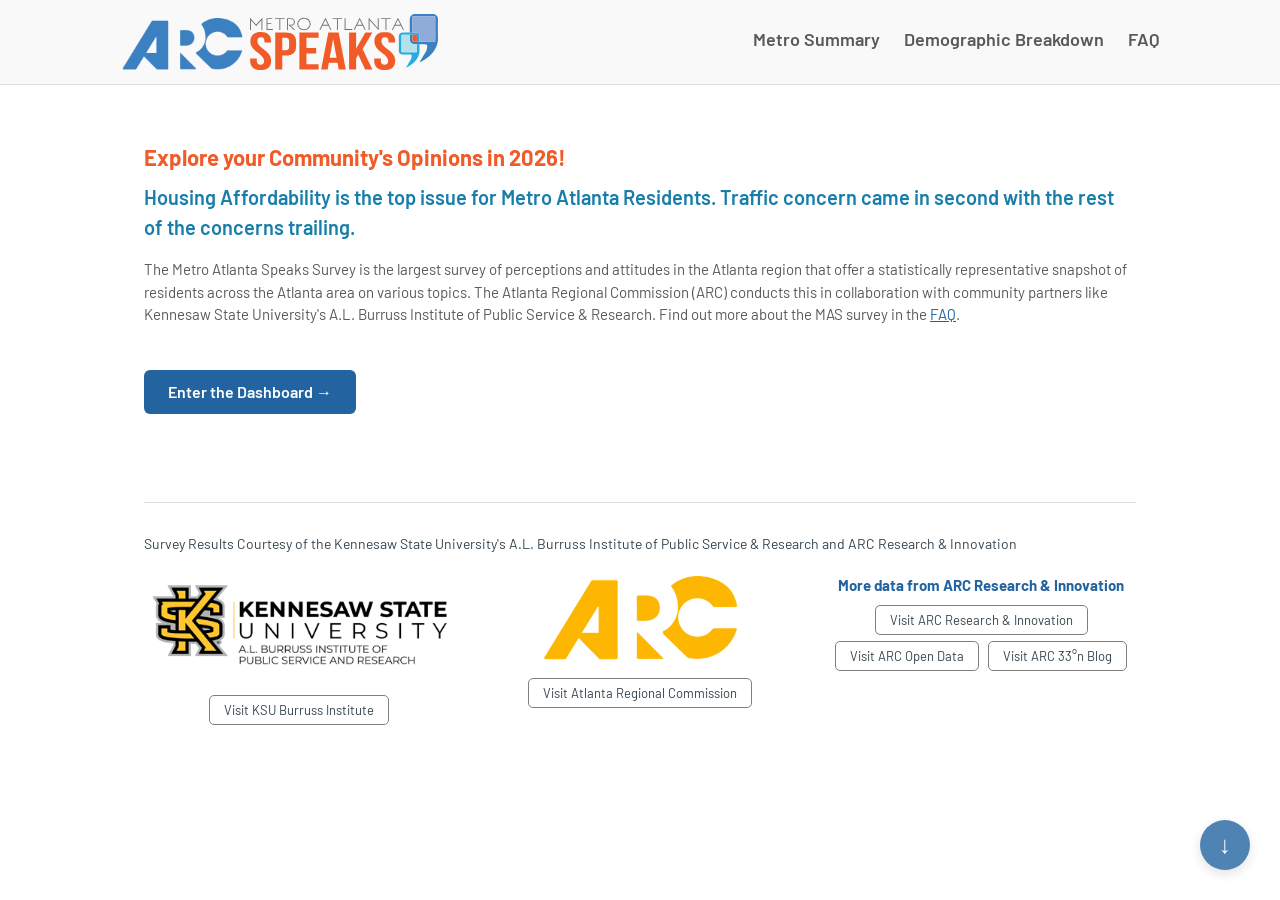
<file: index.html>
<!doctype html>
<html lang="en">
<head>
<meta charset="utf-8">
<meta name="viewport" content="width=device-width, initial-scale=1">
<title>Metro Atlanta Speaks</title>
<link rel="icon" href="assets/metro-atl-speaks.svg">
<link rel="stylesheet" href="css/style.css">
</head>
<body>

<header class="site-header">
    <div class="site-header__inner">
        <div class="site-header__brand">
            <a class="site-header__arc-logo" href="https://atlantaregional.org/" target="_blank" rel="noopener"><img src="assets/arc-logo-blue-trans.png" alt="Atlanta Regional Commission"></a>
            <a class="site-header__logo" href="index.html"><img src="assets/metro-atl-speaks.svg" alt="Metro Atlanta Speaks" width="350"></a>
        </div>
        <input type="checkbox" id="nav-toggle" class="nav-toggle-checkbox">
        <label for="nav-toggle" class="nav-toggle-btn" aria-label="Open menu"><span></span><span></span><span></span></label>
        <nav class="site-nav">
            <a href="metro_summary.html">Metro Summary</a>
            <a href="demographic_breakdown.html">Demographic Breakdown</a>
            <a href="faq.html">FAQ</a>
        </nav>
    </div>
</header>

<main class="page-shell splash-shell">
    <div class="intro-blurb">
        <span class="headline">Explore your Community's Opinions in 2026!</span>
        <span class="subline">Housing Affordability is the top issue for Metro Atlanta Residents. Traffic concern came in second with the rest of the concerns trailing.</span>
        <span class="fineprint">
            The Metro Atlanta Speaks Survey is the largest survey
            of perceptions and attitudes in the Atlanta region that offer a statistically representative snapshot of residents
            across the Atlanta area on various topics. The Atlanta Regional Commission (ARC) conducts this in collaboration with
            community partners like Kennesaw State University's A.L. Burruss Institute of Public Service &amp; Research. Find out more about
            the MAS survey in the <a href="faq.html">FAQ</a>.<span id="splash-mobile-note"></span>
        </span>
    </div>

    <a class="splash-cta" href="metro_summary.html">Enter the Dashboard &rarr;</a>
</main>

<footer class="site-footer page-shell">
    <hr class="section-divider">
    <div class="site-footer__credit">
        Survey Results Courtesy of the Kennesaw State University's A.L. Burruss Institute of Public Service &amp; Research and ARC Research &amp; Innovation
    </div>
    <div class="site-footer__logos">
        <div class="site-footer__col">
            <img src="assets/Fw_ltnUt_400x400.png" alt="KSU Burruss Institute" width="300">
            <div><a class="link-button" href="https://www.kennesaw.edu/external-affairs/burruss-institute/index.php" target="_blank" rel="noopener">Visit KSU Burruss Institute</a></div>
        </div>
        <div class="site-footer__col">
            <img src="assets/arc-logo-yellow-trans.png" alt="Atlanta Regional Commission" width="200">
            <div><a class="link-button" href="https://atlantaregional.org/" target="_blank" rel="noopener">Visit Atlanta Regional Commission</a></div>
        </div>
        <div class="site-footer__col">
            <div class="site-footer__more-data">More data from ARC Research &amp; Innovation</div>
            <div>
                <a class="link-button" href="https://atlantaregional.org/what-we-do/research-and-data/" target="_blank" rel="noopener">Visit ARC Research &amp; Innovation</a>
                <a class="link-button" href="https://opendata.atlantaregional.org/" target="_blank" rel="noopener">Visit ARC Open Data</a>
                <a class="link-button" href="https://33n.atlantaregional.com/" target="_blank" rel="noopener">Visit ARC 33°n Blog</a>
            </div>
        </div>
    </div>
</footer>

<button type="button" class="scroll-indicator" aria-label="Scroll down"></button>

<script src="js/state.js"></script>
<script src="js/splash.js"></script>
<script src="js/scrollIndicator.js"></script>
</body>
</html>
</file>
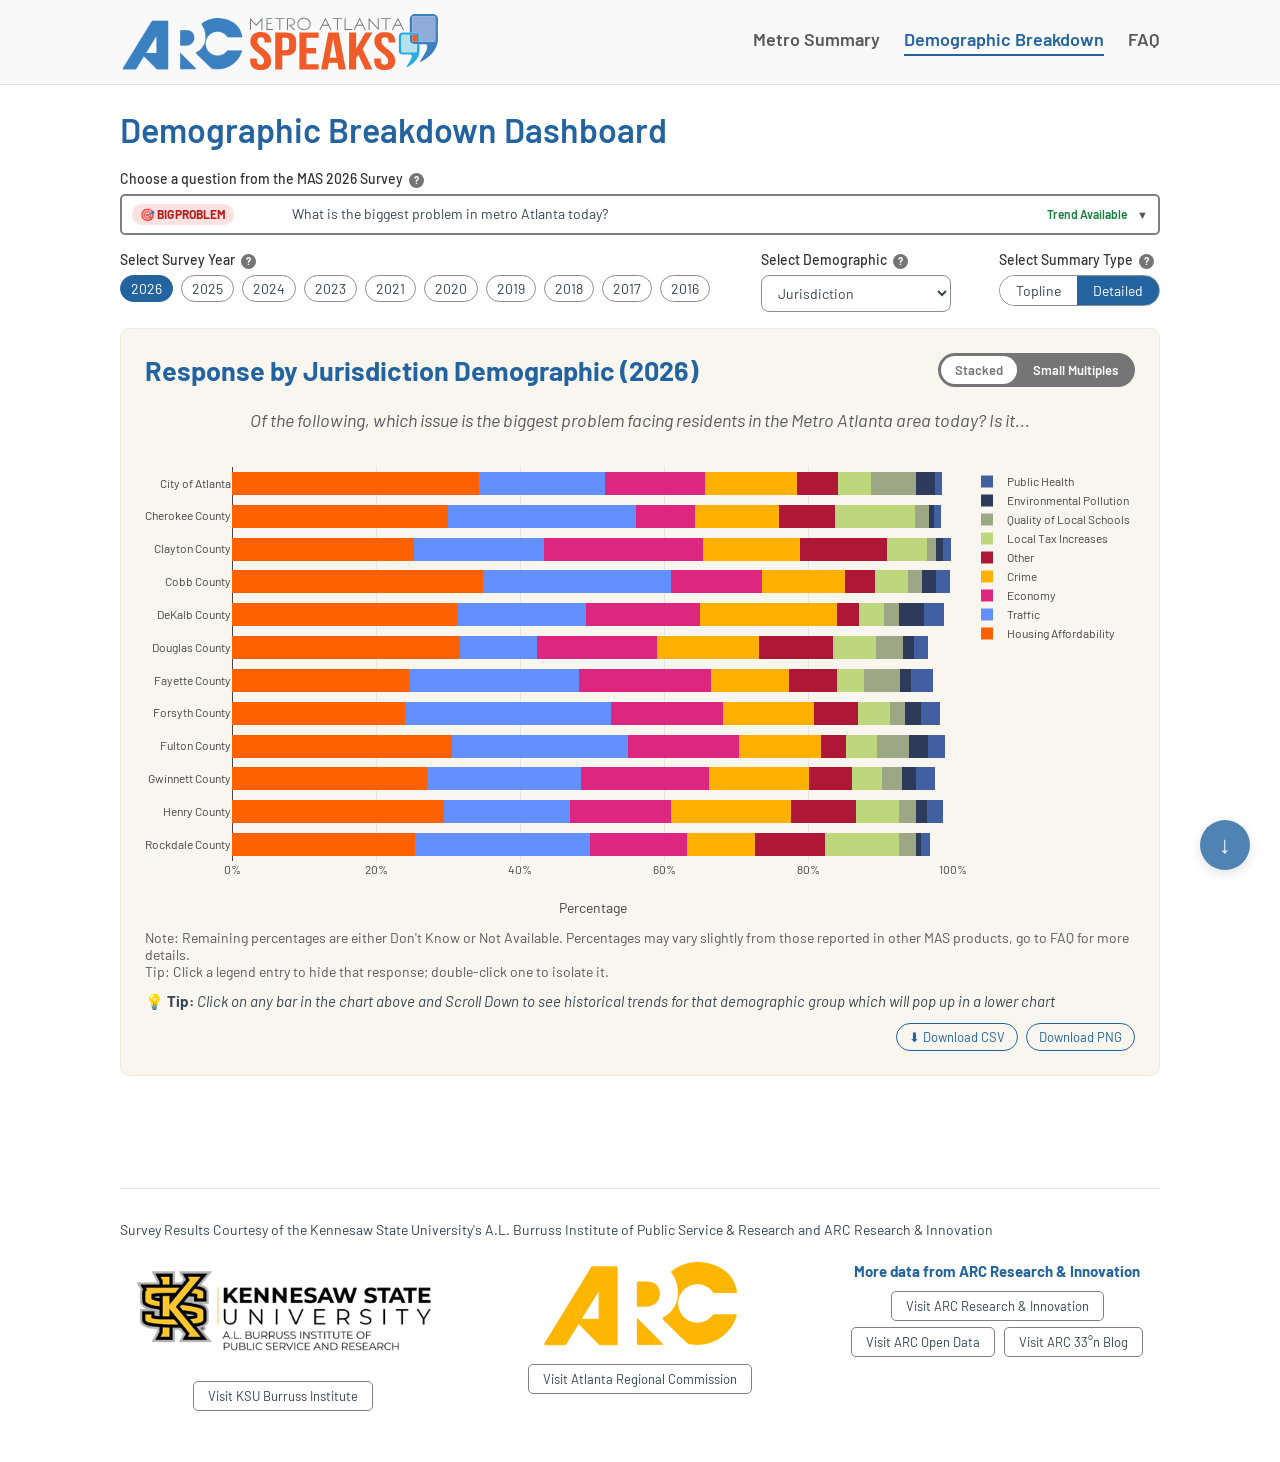
<file: demographic_breakdown.html>
<!doctype html>
<html lang="en">
<head>
<meta charset="utf-8">
<meta name="viewport" content="width=device-width, initial-scale=1">
<title>Demographic Breakdown Dashboard | Metro Atlanta Speaks</title>
<link rel="icon" href="assets/metro-atl-speaks.svg">
<link rel="stylesheet" href="css/style.css">
</head>
<body>

<header class="site-header">
    <div class="site-header__inner">
        <div class="site-header__brand">
            <a class="site-header__arc-logo" href="https://atlantaregional.org/" target="_blank" rel="noopener"><img src="assets/arc-logo-blue-trans.png" alt="Atlanta Regional Commission"></a>
            <a class="site-header__logo" href="index.html"><img src="assets/metro-atl-speaks.svg" alt="Metro Atlanta Speaks" width="350"></a>
        </div>
        <input type="checkbox" id="nav-toggle" class="nav-toggle-checkbox">
        <label for="nav-toggle" class="nav-toggle-btn" aria-label="Open menu"><span></span><span></span><span></span></label>
        <nav class="site-nav">
            <a href="metro_summary.html">Metro Summary</a>
            <a href="demographic_breakdown.html" class="active">Demographic Breakdown</a>
            <a href="faq.html">FAQ</a>
        </nav>
    </div>
</header>

<main class="page-shell page-shell--wide">
    <h1 class="page-title">Demographic Breakdown Dashboard</h1>

    <div class="question-select-wrap" id="question-picker-container"></div>

    <div class="controls-row">
        <div class="controls-row__years">
            <span class="field-label">Select Survey Year<span class="help-icon" tabindex="0">?<span class="help-icon__tooltip">Select which MAS survey year to use for the graph</span></span></span>
            <div id="year-radio-group" class="year-radio-group"></div>
        </div>
        <div class="controls-row__demographic" id="demo-select-wrap">
            <span class="field-label">Select Demographic<span class="help-icon" tabindex="0">?<span class="help-icon__tooltip">Select demographic type to breakdown results by</span></span></span>
            <select id="demo-select" class="demo-select"></select>
        </div>
        <div class="controls-row__mode">
            <span class="field-label">Select Summary Type<span class="help-icon" tabindex="0">?<span class="help-icon__tooltip">Display summary responses for the whole Metro Atlanta Region (Topline) or responses broken down by demographic (Detailed)</span></span></span>
            <div id="mode-pills" class="mode-pills"></div>
        </div>
    </div>

    <div id="demo-segmented-wrap">
        <span class="field-label">Select Demographic<span class="help-icon" tabindex="0">?<span class="help-icon__tooltip">Select demographic type to breakdown results by</span></span></span>
        <div id="demo-segmented" class="demo-segmented"></div>
    </div>

    <div class="chart-card">
        <div class="chart-card__toolbar">
            <h2 class="section-heading" id="crosstab-heading"></h2>
            <div class="chart-view-toggle" id="chart-view-toggle"></div>
        </div>
        <div id="crosstab-container"></div>
        <div class="section-caption" id="crosstab-caption" style="display:none;"></div>
        <div id="tip-container"></div>
        <div class="chart-card__footer">
            <button type="button" class="download-csv-btn" id="crosstab-download-btn">⬇ Download CSV</button>
            <button type="button" class="download-csv-btn" id="crosstab-download-img-btn">Download PNG</button>
        </div>
    </div>

    <div class="chart-card" id="historical-card" style="display:none;">
        <h2 class="section-heading">Year-over-Year Trends</h2>
        <div id="historical-container"></div>
        <div class="chart-card__footer">
            <button type="button" class="download-csv-btn" id="historical-download-btn">⬇ Download CSV</button>
            <button type="button" class="download-csv-btn" id="historical-download-img-btn">Download PNG</button>
        </div>
    </div>
</main>

<footer class="site-footer page-shell page-shell--wide">
    <hr class="section-divider">
    <div class="site-footer__credit">
        Survey Results Courtesy of the Kennesaw State University's A.L. Burruss Institute of Public Service &amp; Research and ARC Research &amp; Innovation
    </div>
    <div class="site-footer__logos">
        <div class="site-footer__col">
            <img src="assets/Fw_ltnUt_400x400.png" alt="KSU Burruss Institute" width="300">
            <div><a class="link-button" href="https://www.kennesaw.edu/external-affairs/burruss-institute/index.php" target="_blank" rel="noopener">Visit KSU Burruss Institute</a></div>
        </div>
        <div class="site-footer__col">
            <img src="assets/arc-logo-yellow-trans.png" alt="Atlanta Regional Commission" width="200">
            <div><a class="link-button" href="https://atlantaregional.org/" target="_blank" rel="noopener">Visit Atlanta Regional Commission</a></div>
        </div>
        <div class="site-footer__col">
            <div class="site-footer__more-data">More data from ARC Research &amp; Innovation</div>
            <div>
                <a class="link-button" href="https://atlantaregional.org/what-we-do/research-and-data/" target="_blank" rel="noopener">Visit ARC Research &amp; Innovation</a>
                <a class="link-button" href="https://opendata.atlantaregional.org/" target="_blank" rel="noopener">Visit ARC Open Data</a>
                <a class="link-button" href="https://33n.atlantaregional.com/" target="_blank" rel="noopener">Visit ARC 33°n Blog</a>
            </div>
        </div>
    </div>
</footer>

<button type="button" class="scroll-indicator" aria-label="Scroll down"></button>

<script src="https://cdn.plot.ly/plotly-2.35.2.min.js"></script>
<script src="js/data.js"></script>
<script src="js/state.js"></script>
<script src="js/charts.js"></script>
<script src="js/mobileViews.js"></script>
<script src="js/questionPicker.js"></script>
<script src="js/demographicBreakdown.js"></script>
<script src="js/scrollIndicator.js"></script>
</body>
</html>
</file>
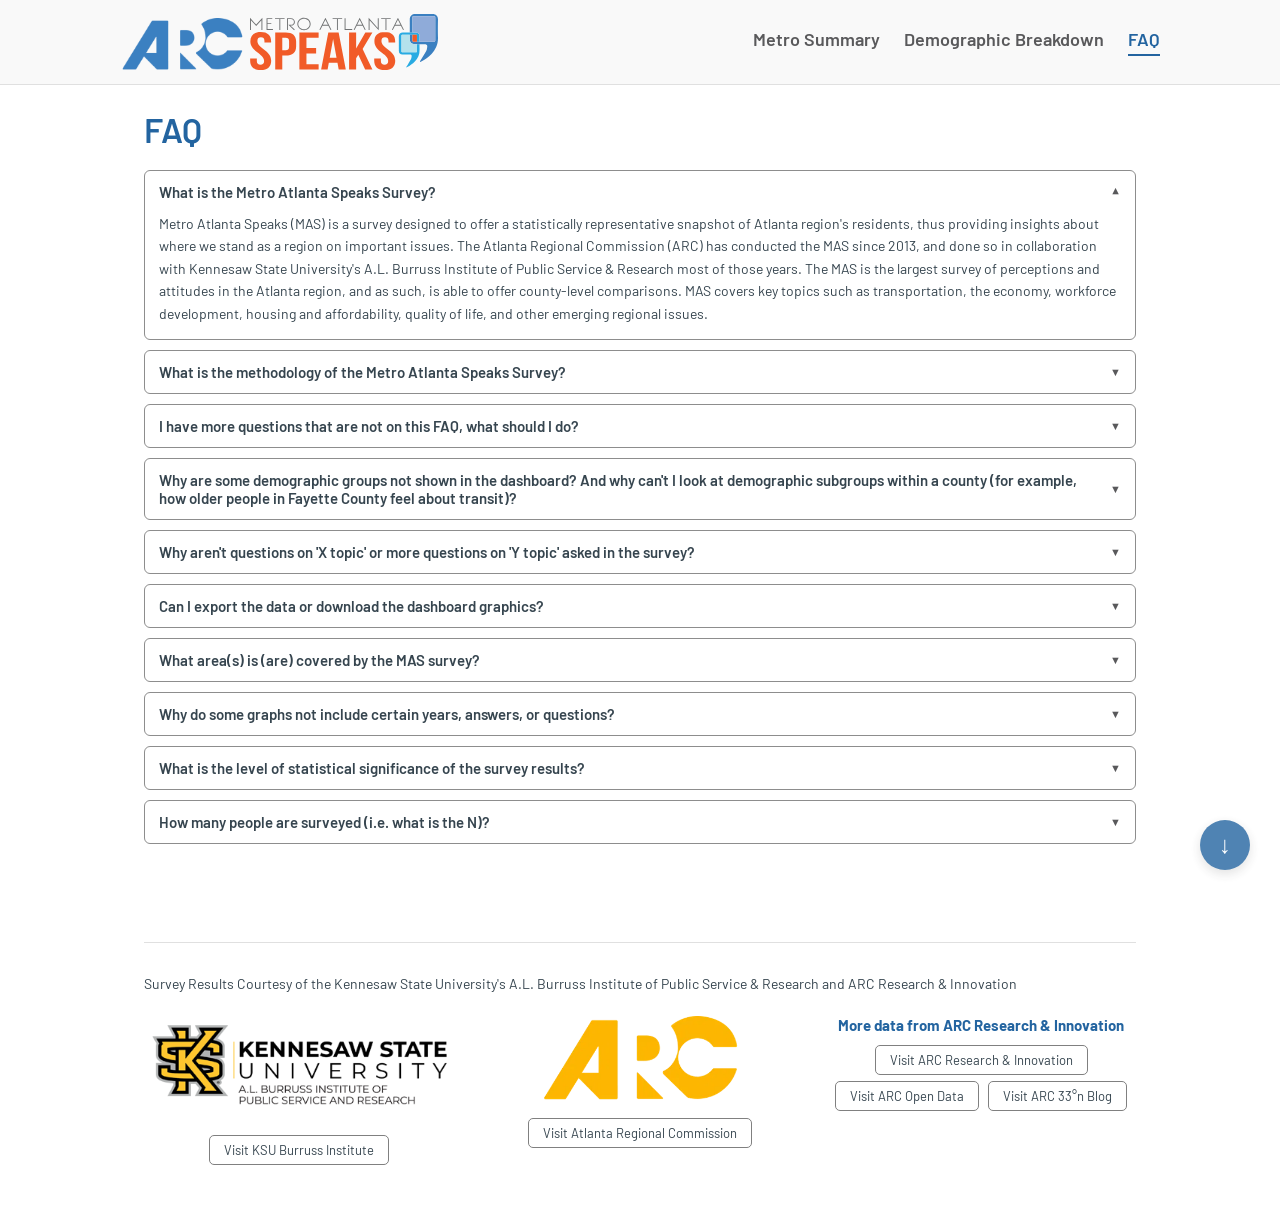
<file: faq.html>
<!doctype html>
<html lang="en">
<head>
<meta charset="utf-8">
<meta name="viewport" content="width=device-width, initial-scale=1">
<title>FAQ | Metro Atlanta Speaks</title>
<link rel="icon" href="assets/metro-atl-speaks.svg">
<link rel="stylesheet" href="css/style.css">
</head>
<body>

<header class="site-header">
    <div class="site-header__inner">
        <div class="site-header__brand">
            <a class="site-header__arc-logo" href="https://atlantaregional.org/" target="_blank" rel="noopener"><img src="assets/arc-logo-blue-trans.png" alt="Atlanta Regional Commission"></a>
            <a class="site-header__logo" href="index.html"><img src="assets/metro-atl-speaks.svg" alt="Metro Atlanta Speaks" width="350"></a>
        </div>
        <input type="checkbox" id="nav-toggle" class="nav-toggle-checkbox">
        <label for="nav-toggle" class="nav-toggle-btn" aria-label="Open menu"><span></span><span></span><span></span></label>
        <nav class="site-nav">
            <a href="metro_summary.html">Metro Summary</a>
            <a href="demographic_breakdown.html">Demographic Breakdown</a>
            <a href="faq.html" class="active">FAQ</a>
        </nav>
    </div>
</header>

<main class="page-shell">
    <h1 class="page-title">FAQ</h1>


    <details class="faq-item" open>
        <summary class="faq-item__summary">What is the Metro Atlanta Speaks Survey?</summary>
        <div class="faq-item__body">Metro Atlanta Speaks (MAS) is a survey designed to offer a statistically representative snapshot of Atlanta region's residents, thus providing insights about where we stand as a region on important issues. The Atlanta Regional Commission (ARC) has conducted the MAS since 2013, and done so in collaboration with Kennesaw State University's A.L. Burruss Institute of Public Service &amp; Research most of those years. The MAS is the largest survey of perceptions and attitudes in the Atlanta region, and as such, is able to offer county-level comparisons. MAS covers key topics such as transportation, the economy, workforce development, housing and affordability, quality of life, and other emerging regional issues.</div>
    </details>

    <details class="faq-item">
        <summary class="faq-item__summary">What is the methodology of the Metro Atlanta Speaks Survey?</summary>
        <div class="faq-item__body">For the first eight years of the survey, random-digit dial (RDD) was the method, with cellphone share (compared to landline) increasing each year. For the last five years, with technological change and also due to need to reduce costs, the survey became mixed mode, with an online component added to the RDD element. Find more details at the MAS report on the website <a href="https://atlantaregional.org/what-we-do/research-and-data/metro-atlanta-speaks-survey/" target="_blank" rel="noopener">atlantaregional.org/what-we-do/research-and-data/metro-atlanta-speaks-survey/</a></div>
    </details>

    <details class="faq-item">
        <summary class="faq-item__summary">I have more questions that are not on this FAQ, what should I do?</summary>
        <div class="faq-item__body">You can find more details about the MAS 2026 Survey at <a href="https://atlantaregional.org/what-we-do/research-and-data/metro-atlanta-speaks-survey/" target="_blank" rel="noopener">atlantaregional.org/what-we-do/research-and-data/metro-atlanta-speaks-survey/</a>. If you cannot find an answer to your question there, contact Bill Huang at bhuang@atlantaregional.org .</div>
    </details>

    <details class="faq-item">
        <summary class="faq-item__summary">Why are some demographic groups not shown in the dashboard? And why can't I look at demographic subgroups within a county (for example, how older people in Fayette County feel about transit)?</summary>
        <div class="faq-item__body">Surveys are based on samples, and the level of confidence we have in any one number is tied to the size of the sample underlying that number. We suppress results when the underlying sample is too small for an estimate to meet our confidence standards. Our sampling method ensures that we obtain reliable estimates at the county level and for the subgroups we report in the dashboard, but the samples are not large enough to allow us to do both simultaneously. You can see the full list of surveyed groups in the report at <a href="https://atlantaregional.org/what-we-do/research-and-data/metro-atlanta-speaks-survey/" target="_blank" rel="noopener">atlantaregional.org/what-we-do/research-and-data/metro-atlanta-speaks-survey/</a> even though we may not display them in the dashboard.</div>
    </details>

    <details class="faq-item">
        <summary class="faq-item__summary">Why aren't questions on 'X topic' or more questions on 'Y topic' asked in the survey?</summary>
        <div class="faq-item__body">Costs of doing any extensive surveying continue to mount. Reasons such as
<ol>
<li>expanding the number of questions asked in a survey tends to reduce response rate and increase costs</li>
<li>asking just one question in a topic area is generally unhelpful</li>
<li>ARC has many "mission-centric areas" (like transportation and land use) that we focus on</li>
<li>There are politically sensitive issues in which a regional commission shouldn't be involved.</li>
</ol>
That said, reach out to Bill Huang at bhuang@atlantaregional.org if you want to suggest a question that might be viable for the survey.</div>
    </details>

    <details class="faq-item">
        <summary class="faq-item__summary">Can I export the data or download the dashboard graphics?</summary>
        <div class="faq-item__body">Yes you can! On the desktop site, there is a download CSV button to get the data in the graph you are looking at and a download PNG button to get an image of the graph. To access the data, you can find the tables on <a href="https://atlantaregional.org/what-we-do/research-and-data/metro-atlanta-speaks-survey/" target="_blank" rel="noopener">atlantaregional.org/what-we-do/research-and-data/metro-atlanta-speaks-survey/</a>.</div>
    </details>

    <details class="faq-item">
        <summary class="faq-item__summary">What area(s) is (are) covered by the MAS survey?</summary>
        <div class="faq-item__body">The areas covered have varied by iteration of the survey. The "prime" focus has always been the Atlanta Regional Commission area. As such, for the last five years, MAS has covered the eleven counties of ARC along with the City of Atlanta. For five of the earlier years of the survey, the ten ARC counties (of that time) plus three added counties were covered, to meet the needs of a client sponsor. In the first year for MAS (2013), ten counties were covered, with results only representative regionally.</div>
    </details>

    <details class="faq-item">
        <summary class="faq-item__summary">Why do some graphs not include certain years, answers, or questions?</summary>
        <div class="faq-item__body">Not every question was asked every year, response categories have evolved over time, and the MAS itself was not conducted in 2022. We include MAS only from 2016 forward in this dashboard, as it provides the most comparable results. And we suppress the time series on a question if the question wording or response categories have changed enough that the data are no longer comparable.</div>
    </details>

    <details class="faq-item">
        <summary class="faq-item__summary">What is the level of statistical significance of the survey results?</summary>
        <div class="faq-item__body">Again, there is variation. At the regional level (whatever the overall region has been, in any given year), results have also had margins of error (MOEs) of under 2%, usually under 1.5%, meaning that we are reasonably confident that the "true" result is only a maximum of 2% higher or lower than the sampled result that is reported. For the core, larger counties, as well as for the City of Atlanta, MOEs have ranged from 3% to 5%. For smaller suburban and exurban counties, MOEs have ranged from 5% to 7%.</div>
    </details>

    <details class="faq-item">
        <summary class="faq-item__summary">How many people are surveyed (i.e. what is the N)?</summary>
        <div class="faq-item__body">The N has changed with the coverage and the methodology. In 2013, only 2,200 people were surveyed. A sample of this size allowed us to report regionwide figures but not county-specific results. The N was increased in subsequent years in order to allow us to report county-level data and has varied from about 4,000 to about 5,500. The number surveyed by jurisdiction has varied between 200 and 500. Fulton has been surveyed above 600 in various years due to oversampling for reporting on the City of Atlanta sub geography.</div>
    </details>

</main>

<footer class="site-footer page-shell">
    <hr class="section-divider">
    <div class="site-footer__credit">
        Survey Results Courtesy of the Kennesaw State University's A.L. Burruss Institute of Public Service &amp; Research and ARC Research &amp; Innovation
    </div>
    <div class="site-footer__logos">
        <div class="site-footer__col">
            <img src="assets/Fw_ltnUt_400x400.png" alt="KSU Burruss Institute" width="300">
            <div><a class="link-button" href="https://www.kennesaw.edu/external-affairs/burruss-institute/index.php" target="_blank" rel="noopener">Visit KSU Burruss Institute</a></div>
        </div>
        <div class="site-footer__col">
            <img src="assets/arc-logo-yellow-trans.png" alt="Atlanta Regional Commission" width="200">
            <div><a class="link-button" href="https://atlantaregional.org/" target="_blank" rel="noopener">Visit Atlanta Regional Commission</a></div>
        </div>
        <div class="site-footer__col">
            <div class="site-footer__more-data">More data from ARC Research &amp; Innovation</div>
            <div>
                <a class="link-button" href="https://atlantaregional.org/what-we-do/research-and-data/" target="_blank" rel="noopener">Visit ARC Research &amp; Innovation</a>
                <a class="link-button" href="https://opendata.atlantaregional.org/" target="_blank" rel="noopener">Visit ARC Open Data</a>
                <a class="link-button" href="https://33n.atlantaregional.com/" target="_blank" rel="noopener">Visit ARC 33°n Blog</a>
            </div>
        </div>
    </div>
</footer>

<button type="button" class="scroll-indicator" aria-label="Scroll down"></button>

<script src="js/scrollIndicator.js"></script>
</body>
</html>
</file>
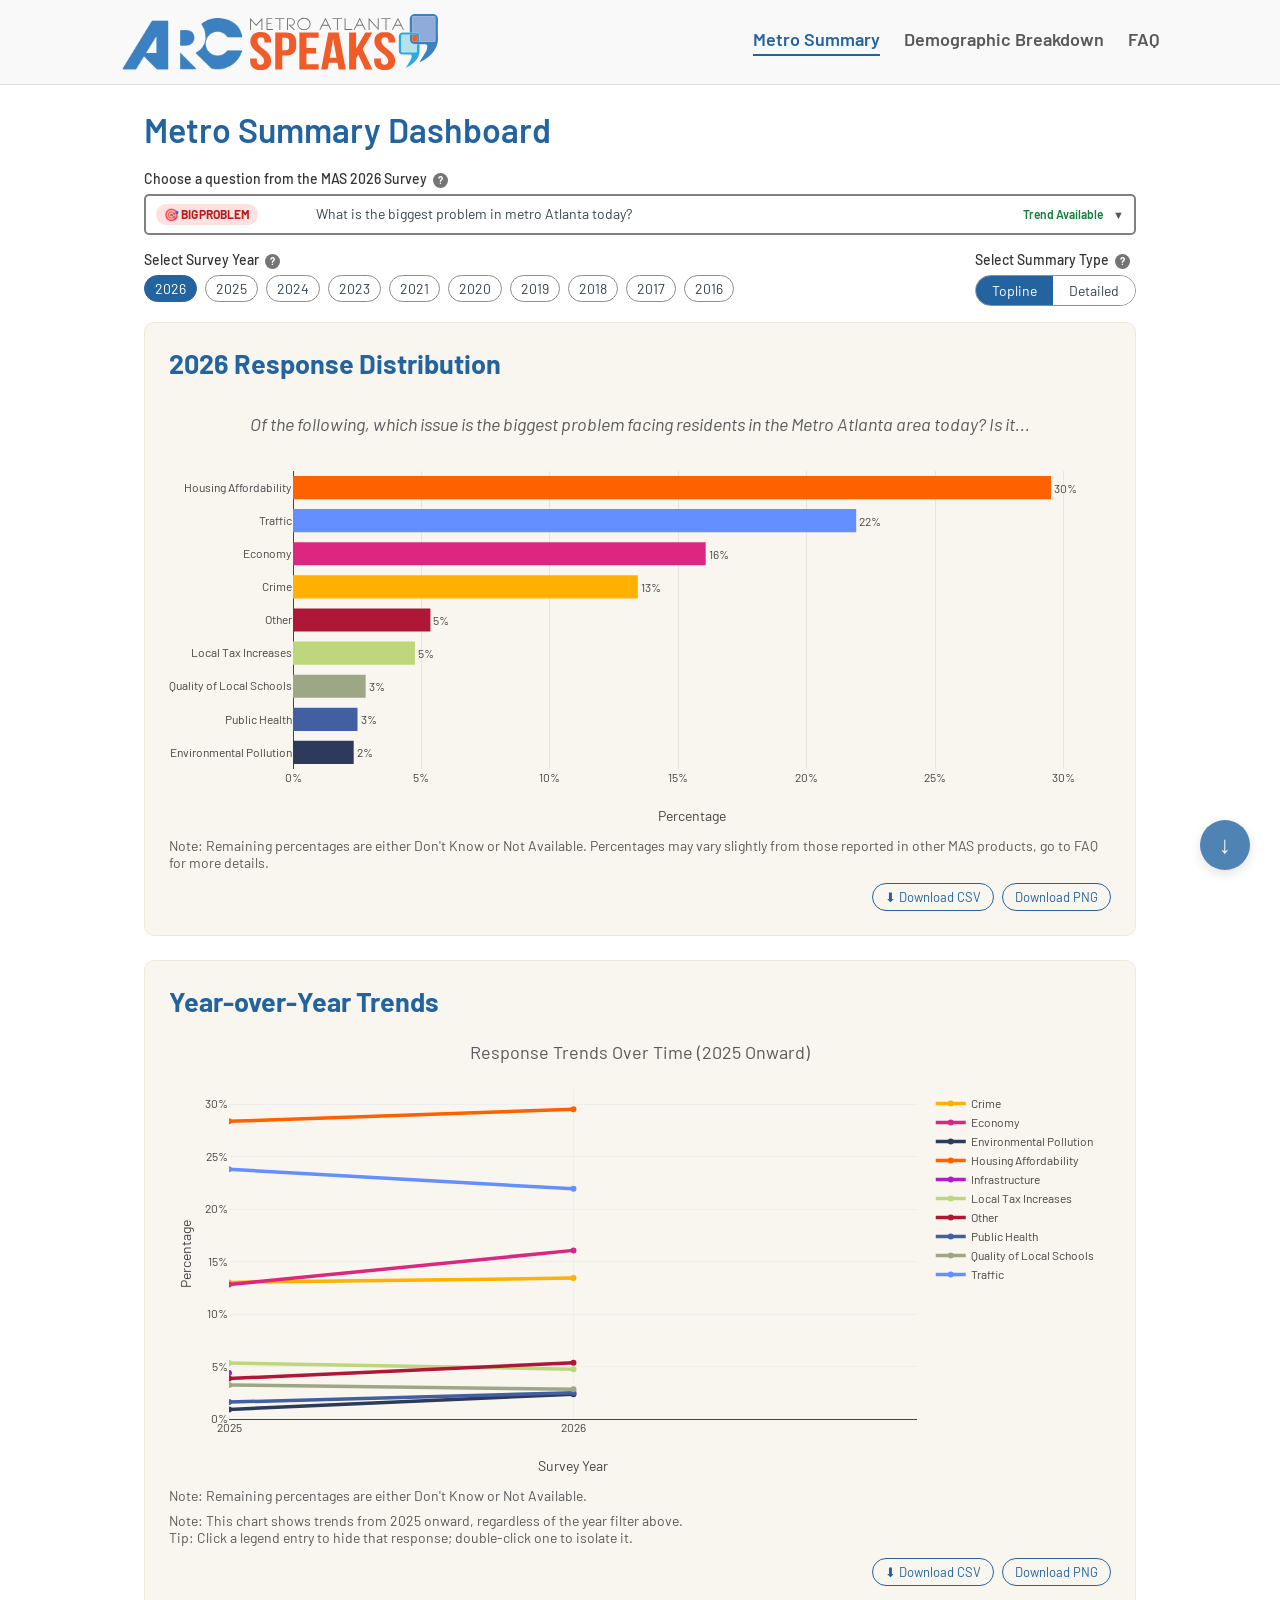
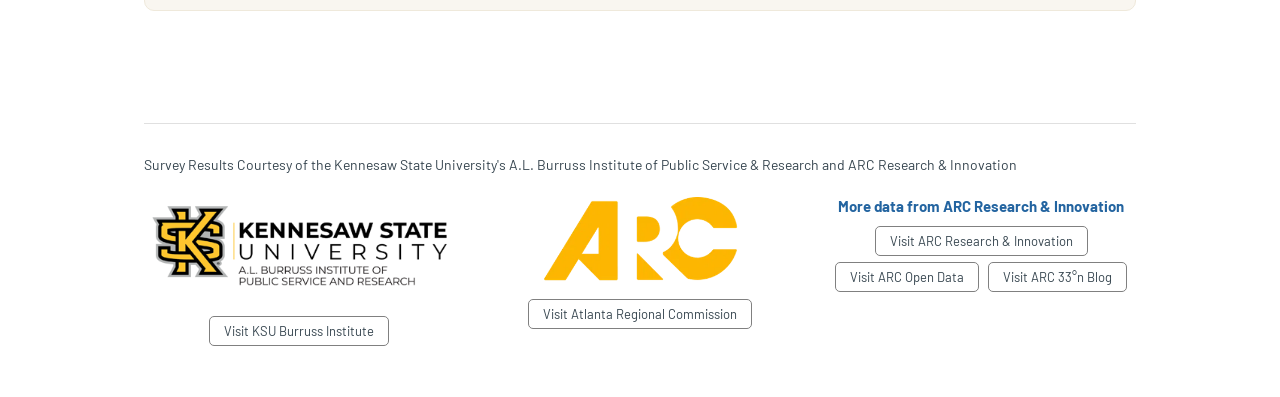
<file: metro_summary.html>
<!doctype html>
<html lang="en">
<head>
<meta charset="utf-8">
<meta name="viewport" content="width=device-width, initial-scale=1">
<title>Metro Summary Dashboard | Metro Atlanta Speaks</title>
<link rel="icon" href="assets/metro-atl-speaks.svg">
<link rel="stylesheet" href="css/style.css">
</head>
<body>

<header class="site-header">
    <div class="site-header__inner">
        <div class="site-header__brand">
            <a class="site-header__arc-logo" href="https://atlantaregional.org/" target="_blank" rel="noopener"><img src="assets/arc-logo-blue-trans.png" alt="Atlanta Regional Commission"></a>
            <a class="site-header__logo" href="index.html"><img src="assets/metro-atl-speaks.svg" alt="Metro Atlanta Speaks" width="350"></a>
        </div>
        <input type="checkbox" id="nav-toggle" class="nav-toggle-checkbox">
        <label for="nav-toggle" class="nav-toggle-btn" aria-label="Open menu"><span></span><span></span><span></span></label>
        <nav class="site-nav">
            <a href="metro_summary.html" class="active">Metro Summary</a>
            <a href="demographic_breakdown.html">Demographic Breakdown</a>
            <a href="faq.html">FAQ</a>
        </nav>
    </div>
</header>

<main class="page-shell">
    <h1 class="page-title">Metro Summary Dashboard</h1>

    <div class="question-select-wrap" id="question-picker-container"></div>

    <div class="controls-row">
        <div class="controls-row__years">
            <span class="field-label">Select Survey Year<span class="help-icon" tabindex="0">?<span class="help-icon__tooltip">Select which MAS survey year to use for the graph</span></span></span>
            <div id="year-radio-group" class="year-radio-group"></div>
        </div>
        <div class="controls-row__mode">
            <span class="field-label">Select Summary Type<span class="help-icon" tabindex="0">?<span class="help-icon__tooltip">Display summary responses for the whole Metro Atlanta Region (Topline) or responses broken down by demographic (Detailed)</span></span></span>
            <div id="mode-pills" class="mode-pills"></div>
        </div>
    </div>

    <div class="chart-card">
        <h2 class="section-heading" id="response-dist-heading"></h2>
        <div id="response-dist-container"></div>
        <div class="section-caption">
            Note: Remaining percentages are either Don't Know or Not Available.
            Percentages may vary slightly from those reported in other MAS products, go to FAQ for more details.
        </div>
        <div class="chart-card__footer">
            <button type="button" class="download-csv-btn" id="topline-download-btn">⬇ Download CSV</button>
            <button type="button" class="download-csv-btn" id="topline-download-img-btn">Download PNG</button>
        </div>
    </div>

    <div class="chart-card">
        <h2 class="section-heading">Year-over-Year Trends</h2>
        <div id="trend-container"></div>
        <div class="chart-card__footer">
            <button type="button" class="download-csv-btn" id="trend-download-btn">⬇ Download CSV</button>
            <button type="button" class="download-csv-btn" id="trend-download-img-btn">Download PNG</button>
        </div>
    </div>
</main>

<footer class="site-footer page-shell">
    <hr class="section-divider">
    <div class="site-footer__credit">
        Survey Results Courtesy of the Kennesaw State University's A.L. Burruss Institute of Public Service &amp; Research and ARC Research &amp; Innovation
    </div>
    <div class="site-footer__logos">
        <div class="site-footer__col">
            <img src="assets/Fw_ltnUt_400x400.png" alt="KSU Burruss Institute" width="300">
            <div><a class="link-button" href="https://www.kennesaw.edu/external-affairs/burruss-institute/index.php" target="_blank" rel="noopener">Visit KSU Burruss Institute</a></div>
        </div>
        <div class="site-footer__col">
            <img src="assets/arc-logo-yellow-trans.png" alt="Atlanta Regional Commission" width="200">
            <div><a class="link-button" href="https://atlantaregional.org/" target="_blank" rel="noopener">Visit Atlanta Regional Commission</a></div>
        </div>
        <div class="site-footer__col">
            <div class="site-footer__more-data">More data from ARC Research &amp; Innovation</div>
            <div>
                <a class="link-button" href="https://atlantaregional.org/what-we-do/research-and-data/" target="_blank" rel="noopener">Visit ARC Research &amp; Innovation</a>
                <a class="link-button" href="https://opendata.atlantaregional.org/" target="_blank" rel="noopener">Visit ARC Open Data</a>
                <a class="link-button" href="https://33n.atlantaregional.com/" target="_blank" rel="noopener">Visit ARC 33°n Blog</a>
            </div>
        </div>
    </div>
</footer>

<button type="button" class="scroll-indicator" aria-label="Scroll down"></button>

<script src="https://cdn.plot.ly/plotly-2.35.2.min.js"></script>
<script src="js/data.js"></script>
<script src="js/state.js"></script>
<script src="js/charts.js"></script>
<script src="js/mobileViews.js"></script>
<script src="js/questionPicker.js"></script>
<script src="js/metroSummary.js"></script>
<script src="js/scrollIndicator.js"></script>
</body>
</html>
</file>
<file: css/style.css>
/* Site-wide styles for every page, including the mobile layouts. */

@import url('https://fonts.googleapis.com/css2?family=Barlow:wght@400;500;600;700&display=swap');

:root {
    --font-family: 'Barlow', sans-serif;
    --text-color: #36454F;       /* forced light-theme text color, matches .streamlit/config.toml */
    --bg-color: #ffffff;
    --heading-blue: #2364a0;     /* section headings: "Response Distribution", "Year-over-Year Trends", etc. */
    --title-font-color: #59595b; /* chart title / caption muted gray */
    --label-color: #333333;
    --track-color: #ececec;
    --border-gray: #808080;
    /* Darker gray for text; meets WCAG 4.5:1 on white and with white text.
       --border-gray is for non-text borders only. */
    --accessible-gray: #757575;
    /* Border for interactive controls; meets WCAG 3:1 against white,
       --header-bg and --card-bg. Decorative dividers use lighter grays. */
    --control-border: #8d8d8d;
    --grid-color: #e5e5e5;
    --header-bg: #f9f9f9;
    --card-bg: #f9f6f0;          /* off-white chart-card background */
    --card-border: #efe9db;
}

* {
    box-sizing: border-box;
}

html, body {
    margin: 0;
    padding: 0;
    font-family: var(--font-family);
    color: var(--text-color);
    background: var(--bg-color);
}

a {
    color: var(--heading-blue);
}

.page-shell {
    max-width: 65rem;
    margin: 0 auto;
    padding: 0 1.5rem 3rem;
}

/* Demographic Breakdown uses a slightly wider column. */
.page-shell--wide {
    max-width: 68rem;
}

/* --- Header: logos and nav in one bar. The page heading is .page-title,
   below the header. --- */
.site-header {
    position: relative;
    background-color: var(--header-bg);
    border-bottom: 1px solid #e0e0e0;
    padding: 14px 0;
    margin-bottom: 1.5rem;
}

.site-header__inner {
    max-width: 68rem;
    margin: 0 auto;
    padding: 0 1.5rem;
    display: flex;
    align-items: center;
    justify-content: space-between;
    gap: 1rem 1.5rem;
    flex-wrap: wrap;
}

/* The ARC logo and site logo, kept together as one flex item. Bottom-
   aligned because the ARC logo is sized to the height of the "METRO
   ATLANTA SPEAKS" wordmark, which sits at the bottom of the site logo. */
.site-header__brand {
    display: flex;
    align-items: flex-end;
    gap: 6px;
}

.site-header__arc-logo {
    display: inline-flex;
}

.site-header__arc-logo img {
    height: 52.25px;
    width: auto;
    display: block;
}

.site-header__logo {
    display: inline-flex;
}

.site-header__logo img {
    height: 56px;
    width: auto;
    display: block;
}

/* --- Nav: inline with the logo on desktop, a hamburger dropdown on
   mobile (see the max-width:768px block). The hamburger is a CSS-only
   checkbox toggle, so it works on pages that load no JS. --- */
.nav-toggle-checkbox {
    display: none;
}

.nav-toggle-btn {
    display: none;
}

.site-nav {
    display: flex;
    gap: 1.5rem;
    flex-wrap: wrap;
}

/* --- Page title, at the top of each page's content --- */
.page-title {
    color: var(--heading-blue);
    font-size: 34px;
    font-weight: 600;
    margin: 0 0 1.25rem;
}

.site-nav a {
    text-decoration: none;
    font-size: 18px;
    font-weight: 600;
    color: var(--title-font-color);
    padding-bottom: 4px;
    border-bottom: 2px solid transparent;
}

.site-nav a:hover {
    color: var(--heading-blue);
}

.site-nav a.active {
    color: var(--heading-blue);
    border-bottom-color: var(--heading-blue);
}

/* --- Intro blurb (splash page): headline, subline and fine print on
   separate lines. --- */
.intro-blurb {
    line-height: 1.5;
    margin-bottom: 1.25rem;
}

.intro-blurb .headline {
    display: block;
    color: #F15B29;
    font-size: 22px;
    font-weight: bold;
}

.intro-blurb .subline {
    display: block;
    margin-top: 0.5rem;
    /* Meets WCAG 4.5:1 on white. */
    color: #177da9;
    font-size: 20px;
    font-weight: 600;
}

.intro-blurb .fineprint {
    display: block;
    margin-top: 1rem;
    color: var(--title-font-color);
    font-size: 15px;
    font-weight: 400;
}

/* --- Section headings --- */
.section-heading {
    color: var(--heading-blue);
    font-size: 27px;
    font-weight: bold;
    margin: 0 0 0.75rem;
}

.section-divider {
    border: none;
    border-top: 1px solid #e0e0e0;
    margin: 2rem 0;
}

.section-caption {
    /* Meets WCAG 4.5:1 on --card-bg. */
    color: var(--title-font-color);
    font-size: 14px;
    margin-top: 0.5rem;
}

.info-box {
    background: #e7f3fe;
    border-left: 4px solid #29ABE2;
    padding: 0.75rem 1rem;
    border-radius: 4px;
    font-size: 14px;
    margin-top: 0.75rem;
}

.warning-box {
    background: #fff6e5;
    border-left: 4px solid #eda100;
    padding: 0.75rem 1rem;
    border-radius: 4px;
    font-size: 14px;
    margin-top: 0.75rem;
}

.tip-box {
    font-size: 15px;
    margin-top: 0.75rem;
}

/* --- Controls row: question picker, year radio, Topline/Detailed pill --- */
.controls-row {
    display: flex;
    gap: 1.5rem;
    align-items: flex-start;
    margin-bottom: 1rem;
    flex-wrap: wrap;
}

.controls-row__years {
    flex: 1 1 320px;
}

.controls-row__demographic {
    flex: 0 0 auto;
    margin-right: 1.5rem;
}

.demo-select {
    display: block;
    font-family: var(--font-family);
    font-size: 14px;
    padding: 8px 32px 8px 12px;
    border: 1px solid var(--control-border);
    border-radius: 8px;
    background: white;
    color: var(--text-color);
    cursor: pointer;
    min-width: 190px;
}

/* Sized to its content so the year buttons get the remaining width and a
   full year range fits on one line. */
.controls-row__mode {
    flex: 0 0 auto;
}

.field-label {
    font-size: 14px;
    font-weight: 500;
    color: var(--label-color);
    margin-bottom: 6px;
    display: block;
}

.question-select-wrap {
    margin-bottom: 1rem;
}

/* --- Desktop question picker (questionPicker.js). The button and every
   option share one 3-column grid (category | question | trend) so the
   columns line up. --- */
.qpicker {
    position: relative;
}

.qpicker__button {
    display: flex;
    align-items: center;
    justify-content: space-between;
    gap: 10px;
    width: 100%;
    font-family: var(--font-family);
    padding: 8px 10px;
    border: 2px solid var(--border-gray);
    border-radius: 5px;
    background: white;
    color: var(--text-color);
    cursor: pointer;
    text-align: left;
}

.qpicker__button-row,
.qpicker__option {
    display: grid;
    grid-template-columns: 150px 1fr 118px;
    align-items: center;
    column-gap: 10px;
    width: 100%;
}

.qpicker__chevron {
    flex: 0 0 auto;
    font-size: 11px;
    color: var(--title-font-color);
}

.qpicker__panel {
    position: absolute;
    top: calc(100% + 4px);
    left: 0;
    right: 0;
    max-height: 420px;
    overflow-y: auto;
    background: white;
    border: 1px solid var(--control-border);
    border-radius: 6px;
    box-shadow: 0 8px 24px rgba(0, 0, 0, 0.15);
    z-index: 500;
    padding: 4px;
}

.qpicker__option {
    font-family: var(--font-family);
    padding: 8px;
    border: none;
    border-radius: 5px;
    background: none;
    color: var(--text-color);
    cursor: pointer;
    text-align: left;
}

.qpicker__option:hover {
    background: #eaf3fb;
}

/* Keyboard focus gets a visible outline; the background tint alone is
   too faint (WCAG 3:1). */
.qpicker__option:focus {
    background: #eaf3fb;
    outline: 2px solid var(--heading-blue);
    outline-offset: -2px;
}

.qpicker__option.selected {
    background: #eaf3fb;
}

.qpicker-category {
    display: inline-flex;
    align-items: center;
    gap: 4px;
    width: fit-content;
    max-width: 100%;
    font-size: 12px;
    font-weight: 700;
    letter-spacing: 0.01em;
    padding: 3px 8px;
    border-radius: 10px;
    white-space: nowrap;
    overflow: hidden;
    text-overflow: ellipsis;
}

.qpicker-question {
    font-size: 14px;
    color: var(--text-color);
    line-height: 1.35;
}

.qpicker-trend {
    font-size: 12px;
    text-align: right;
    white-space: nowrap;
}

.qpicker-trend--available {
    /* Meets WCAG 4.5:1 on the hover/selected background. */
    color: #157e3c;
    font-weight: 600;
}

.qpicker-trend--none {
    /* Meets WCAG 4.5:1 on white and the hover/selected background. */
    color: #656e7d;
    font-style: italic;
}

/* --- Help tooltip: a "?" icon next to a field label that shows help text
   on hover or focus. --- */
.help-icon {
    position: relative;
    display: inline-flex;
    align-items: center;
    justify-content: center;
    width: 15px;
    height: 15px;
    margin-left: 6px;
    border-radius: 50%;
    /* Meets WCAG 4.5:1 for the white "?". */
    background: var(--accessible-gray);
    color: white;
    font-size: 10px;
    font-weight: 700;
    line-height: 1;
    cursor: help;
    vertical-align: middle;
}

.help-icon:hover,
.help-icon:focus {
    background: var(--heading-blue);
    outline: none;
}

.help-icon__tooltip {
    display: none;
    position: absolute;
    left: 50%;
    bottom: calc(100% + 8px);
    transform: translateX(-50%);
    width: max-content;
    max-width: 260px;
    background: #333333;
    color: white;
    font-size: 12px;
    font-weight: 400;
    line-height: 1.45;
    text-align: left;
    padding: 8px 10px;
    border-radius: 6px;
    box-shadow: 0 4px 14px rgba(0, 0, 0, 0.25);
    z-index: 500;
    pointer-events: none;
}

.help-icon__tooltip::after {
    content: "";
    position: absolute;
    top: 100%;
    left: 50%;
    transform: translateX(-50%);
    border: 5px solid transparent;
    border-top-color: #333333;
}

.help-icon:hover .help-icon__tooltip,
.help-icon:focus .help-icon__tooltip {
    display: block;
}

/* Year buttons, styled like the demographic buttons (solid blue when selected). */
.year-radio-group {
    display: flex;
    gap: 0.5rem;
    flex-wrap: wrap;
}

.year-radio-group button {
    font-family: var(--font-family);
    font-size: 14px;
    padding: 4px 10px;
    border: 1px solid var(--control-border);
    border-radius: 16px;
    background: white;
    color: var(--text-color);
    cursor: pointer;
}

.year-radio-group button.selected {
    background: var(--heading-blue);
    border-color: var(--heading-blue);
    color: white;
}

/* Topline/Detailed toggle */
.mode-pills {
    display: inline-flex;
    border: 1px solid var(--control-border);
    border-radius: 20px;
    overflow: hidden;
}

.mode-pills button {
    font-family: var(--font-family);
    font-size: 14px;
    padding: 6px 16px;
    border: none;
    background: white;
    color: var(--text-color);
    cursor: pointer;
}

.mode-pills button.selected {
    background: var(--heading-blue);
    color: white;
}

/* --- Chart card toolbar: a card's heading and the controls beside it. --- */
.chart-card__toolbar {
    display: flex;
    align-items: center;
    justify-content: space-between;
    flex-wrap: wrap;
    gap: 0.5rem 0.75rem;
}

.chart-card__toolbar .section-heading {
    margin: 0;
}

/* Download buttons at the bottom right of each chart card. */
.chart-card__footer {
    display: flex;
    justify-content: flex-end;
    flex-wrap: wrap;
    gap: 0.5rem;
    margin-top: 0.75rem;
}

.download-csv-btn {
    display: inline-flex;
    align-items: center;
    gap: 5px;
    flex: 0 0 auto;
    font-family: var(--font-family);
    font-size: 13px;
    color: var(--heading-blue);
    background: none;
    border: 1px solid var(--heading-blue);
    border-radius: 14px;
    padding: 5px 12px;
    cursor: pointer;
}

.download-csv-btn:hover {
    background: var(--heading-blue);
    color: white;
}

/* Sliding switch: a rounded track with both labels and a thumb that JS
   positions under the selected label (demographicBreakdown.js). The
   transition makes the thumb slide. */
.chart-view-toggle {
    position: relative;
    display: inline-flex;
    flex: 0 0 auto;
    gap: 2px;
    padding: 3px;
    /* Meets WCAG 4.5:1 for the white label text. */
    background: var(--accessible-gray);
    border-radius: 18px;
    cursor: pointer;
}

.chart-view-toggle__thumb {
    position: absolute;
    top: 3px;
    bottom: 3px;
    left: 3px;
    width: 0;
    background: white;
    border-radius: 15px;
    transition: left 0.25s ease, width 0.25s ease;
}

.chart-view-toggle button {
    position: relative;
    z-index: 1;
    font-family: var(--font-family);
    font-size: 13px;
    font-weight: 600;
    padding: 6px 14px;
    border: none;
    border-radius: 15px;
    background: transparent;
    /* Full opacity so the text meets WCAG 4.5:1. */
    color: #ffffff;
    cursor: pointer;
    transition: color 0.2s ease;
}

.chart-view-toggle button.selected {
    color: var(--accessible-gray);
}

/* Fade and scale transition when switching between stacked and small
   multiples (see switchChartView in demographicBreakdown.js). */
#crosstab-container {
    transition: opacity 0.18s ease, transform 0.18s ease;
}

#crosstab-container.chart-transition-exit {
    opacity: 0;
    transform: scale(0.97);
}

#crosstab-container.chart-transition-enter {
    opacity: 0;
    transform: scale(1.03);
}

/* Cursor-following chart tooltip (attachCursorTooltip in charts.js).
   Fixed-positioned on <body> so scrollable chart wrappers can't clip it. */
.cursor-tooltip {
    position: fixed;
    display: none;
    pointer-events: none;
    z-index: 1000;
    background: white;
    /* Meets WCAG 3:1 for the tooltip outline. */
    border: 1px solid var(--control-border);
    border-radius: 6px;
    padding: 6px 10px;
    font-family: var(--font-family);
    font-size: 13px;
    line-height: 1.4;
    color: var(--text-color);
    box-shadow: 0 2px 8px rgba(0, 0, 0, 0.15);
    white-space: nowrap;
}

/* Small multiples can be wider than the card; scroll horizontally. */
.small-multiples-scroll {
    overflow-x: auto;
    padding-bottom: 6px;
}

/* Demographic buttons (mobile) */
.demo-segmented {
    display: flex;
    flex-wrap: wrap;
    gap: 6px;
    margin: 1rem 0;
}

.demo-segmented button {
    font-family: var(--font-family);
    font-size: 13px;
    padding: 6px 14px;
    border: 1px solid var(--control-border);
    border-radius: 16px;
    background: white;
    color: var(--text-color);
    cursor: pointer;
}

.demo-segmented button.selected {
    background: var(--heading-blue);
    border-color: var(--heading-blue);
    color: white;
}

/* --- Chart container --- */
.chart-container {
    width: 100%;
    /* Disables double-tap-to-zoom on charts so a quick tap shows the tooltip
       instead of resizing the chart. Pinch-to-zoom still works. */
    touch-action: manipulation;
}

/* --- Chart card: the off-white panel behind a section's heading, chart
   and caption. Charts have transparent backgrounds so this shows through.
   Empty cards are hidden. --- */
.chart-card {
    background: var(--card-bg);
    border: 1px solid var(--card-border);
    border-radius: 10px;
    padding: 1.5rem;
    margin-bottom: 1.5rem;
}

.chart-card:empty {
    display: none;
}

/* --- Mobile: label-above-bar rows --- */
.bar-row {
    margin-bottom: 14px;
}

.bar-row__label {
    font-size: 14px;
    color: var(--label-color);
    margin-bottom: 4px;
    line-height: 1.35;
}

.bar-row__track-wrap {
    display: flex;
    align-items: center;
    gap: 8px;
}

.bar-row__track {
    flex: 1 1 auto;
    background: var(--track-color);
    border-radius: 4px;
    height: 16px;
    overflow: hidden;
}

.bar-row__fill {
    height: 100%;
    border-radius: 4px;
}

.bar-row__pct {
    flex: 0 0 auto;
    font-size: 13px;
    font-weight: 600;
    color: var(--label-color);
    min-width: 36px;
    text-align: right;
}

/* Mobile topline list title */
.mobile-topline-title {
    font-style: italic;
    color: var(--title-font-color);
    font-size: 16px;
    margin-bottom: 16px;
}

/* --- Mobile demographic cards --- */
.demo-card-heading {
    font-weight: 600;
    color: var(--heading-blue);
    font-size: 19px;
    line-height: 1.3;
}

.demo-card-subtitle {
    color: var(--title-font-color);
    font-style: italic;
    font-size: 16px;
    margin-top: 4px;
    margin-bottom: 14px;
}

.demo-card {
    border: 1px solid #e0e0e0;
    border-radius: 8px;
    padding: 12px 14px;
    margin-bottom: 8px;
}

.demo-card.selected {
    border: 2px solid var(--title-font-color);
}

.demo-card__header {
    font-weight: 600;
    font-size: 15px;
    color: var(--label-color);
    margin-bottom: 10px;
}

.demo-card__button {
    width: 100%;
    font-family: var(--font-family);
    font-size: 14px;
    padding: 8px 10px;
    margin-top: 6px;
    border: 1px solid var(--heading-blue);
    border-radius: 5px;
    background: white;
    color: var(--heading-blue);
    cursor: pointer;
}

.demo-card__button:hover {
    background: #eaf3fb;
}

/* --- Mobile question picker --- */
.mobile-qpicker {
    border: 1px solid var(--control-border);
    border-radius: 6px;
    margin-bottom: 1rem;
}

.mobile-qpicker__summary {
    padding: 10px 12px;
    cursor: pointer;
    font-size: 14px;
    list-style: none;
    display: flex;
    align-items: center;
    justify-content: space-between;
    gap: 8px;
}

/* Fill the row so the chevron sits at the right edge and long text wraps. */
.mobile-qpicker__summary .mobile-qpicker__option-rows {
    flex: 1 1 auto;
    min-width: 0;
}

.mobile-qpicker__summary::-webkit-details-marker {
    display: none;
}

/* Down arrow; points up when the list is open. */
.mobile-qpicker__summary::after {
    content: "\25BC";
    flex: 0 0 auto;
    font-size: 11px;
    color: var(--title-font-color);
    transition: transform 0.2s ease;
}

.mobile-qpicker[open] > .mobile-qpicker__summary::after {
    transform: rotate(180deg);
}

.mobile-qpicker__body {
    padding: 0 12px 12px;
}

.mobile-qpicker__caption {
    font-size: 12px;
    /* Meets WCAG 4.5:1 on white. */
    color: var(--accessible-gray);
    margin-bottom: 6px;
}

.mobile-qpicker__option {
    width: 100%;
    text-align: left;
    font-family: var(--font-family);
    font-size: 14px;
    padding: 10px;
    margin-bottom: 4px;
    border: 1px solid var(--control-border);
    border-radius: 5px;
    background: white;
    color: var(--text-color);
    cursor: pointer;
}

.mobile-qpicker__option:disabled {
    background: #eaf3fb;
    border-color: var(--heading-blue);
    color: var(--heading-blue);
    cursor: default;
}

/* Category, question and trend label stacked one per line to fit a phone
   screen. */
.mobile-qpicker__option-rows {
    display: flex;
    flex-direction: column;
    gap: 4px;
}

.mobile-qpicker__option-rows .qpicker-trend {
    text-align: left;
}

/* --- Splash page (index.html): intro blurb and a button into the
   dashboard. --- */
.splash-shell {
    padding-top: 2rem;
}

.splash-cta {
    display: inline-block;
    margin-top: 1.5rem;
    font-family: var(--font-family);
    font-size: 16px;
    font-weight: 600;
    padding: 12px 24px;
    border-radius: 6px;
    background: var(--heading-blue);
    color: white;
    text-decoration: none;
}

.splash-cta:hover {
    background: #1c5488;
}

/* --- Footer --- */
.site-footer {
    margin-top: 2.5rem;
}

.site-footer__credit {
    font-size: 14px;
    color: var(--text-color);
    margin-bottom: 1.5rem;
}

.site-footer__logos {
    display: flex;
    gap: 2rem;
    flex-wrap: wrap;
    justify-content: space-between;
}

.site-footer__col {
    flex: 1 1 220px;
    text-align: center;
}

.site-footer__col img {
    max-width: 100%;
    height: auto;
    margin-bottom: 0.75rem;
}

.link-button {
    display: inline-block;
    font-family: var(--font-family);
    font-size: 13px;
    padding: 6px 14px;
    margin: 3px;
    border: 1px solid var(--border-gray);
    border-radius: 5px;
    background: white;
    color: var(--text-color);
    text-decoration: none;
    cursor: pointer;
}

.link-button:hover {
    background: #f2f2f2;
}

.site-footer__more-data {
    color: var(--heading-blue);
    font-size: 15px;
    font-weight: bold;
    margin-bottom: 0.5rem;
}

/* --- Scroll indicator: clicking scrolls down about one screen, then the
   button fades out (js/scrollIndicator.js). --- */
.scroll-indicator {
    position: fixed;
    bottom: 30px;
    right: 30px;
    width: 50px;
    height: 50px;
    border: none;
    padding: 0;
    background-color: #2364a0;
    border-radius: 50%;
    display: flex;
    align-items: center;
    justify-content: center;
    z-index: 1000;
    box-shadow: 0 4px 12px rgba(0, 0, 0, 0.15);
    opacity: 0.8;
    cursor: pointer;
    transition: opacity 0.3s ease, transform 0.3s ease;
}

.scroll-indicator:hover {
    opacity: 1;
}

.scroll-indicator.is-hiding {
    opacity: 0;
    transform: scale(0.8);
    pointer-events: none;
}

.scroll-indicator::before {
    content: "\2193";
    color: white;
    font-size: 24px;
    font-weight: bold;
}

/* --- FAQ page --- */
.faq-item {
    border: 1px solid var(--control-border);
    border-radius: 6px;
    margin-bottom: 10px;
}

.faq-item__summary {
    padding: 12px 14px;
    cursor: pointer;
    font-weight: 600;
    font-size: 15px;
    list-style: none;
    display: flex;
    align-items: center;
    justify-content: space-between;
    gap: 8px;
}

.faq-item__summary::-webkit-details-marker {
    display: none;
}

/* Down arrow; points up when a question is open. */
.faq-item__summary::after {
    content: "\25BC";
    flex: 0 0 auto;
    font-size: 11px;
    color: var(--title-font-color);
    transition: transform 0.2s ease;
}

.faq-item[open] > .faq-item__summary::after {
    transform: rotate(180deg);
}

.faq-item__body {
    padding: 0 14px 14px;
    font-size: 14px;
    line-height: 1.6;
    white-space: pre-line;
}

/* --- Loading / empty states --- */
.loading-note {
    color: var(--title-font-color);
    font-size: 14px;
    padding: 2rem 0;
}

@media (max-width: 768px) {
    .site-header__arc-logo img {
        height: 39.2px;
    }
    .site-header__brand {
        gap: 4px;
    }
    .site-header__logo img {
        height: 42px;
    }
    .page-title {
        font-size: 26px;
    }
    .page-shell, .page-shell--wide {
        padding: 0 1rem 2rem;
    }
    .site-footer__logos {
        flex-direction: column;
    }

    /* Hamburger button in place of the nav links on narrow screens. */
    .nav-toggle-btn {
        display: flex;
        flex-direction: column;
        justify-content: center;
        gap: 5px;
        width: 32px;
        height: 32px;
        padding: 0;
        border: none;
        background: none;
        cursor: pointer;
    }

    .nav-toggle-btn span {
        display: block;
        height: 2px;
        background: var(--label-color);
        border-radius: 2px;
        transition: transform 0.2s ease, opacity 0.2s ease;
    }

    /* Collapsed by default; opens as a dropdown panel below the header
       bar (not pushing content down) when the checkbox is checked. */
    .site-nav {
        display: none;
        position: absolute;
        top: 100%;
        left: 0;
        right: 0;
        flex-direction: column;
        gap: 0;
        background: var(--header-bg);
        border-top: 1px solid var(--control-border);
        border-bottom: 1px solid var(--control-border);
        box-shadow: 0 8px 16px rgba(0, 0, 0, 0.1);
        padding: 0.25rem 1rem;
    }

    .nav-toggle-checkbox:checked ~ .site-nav {
        display: flex;
    }

    .site-nav a {
        font-size: 16px;
        padding: 0.9rem 0;
        border-bottom: 1px solid #ececec;
    }

    .site-nav a:last-child {
        border-bottom: none;
    }

    /* Hamburger -> X when the panel is open. */
    .nav-toggle-checkbox:checked ~ .nav-toggle-btn span:nth-child(1) {
        transform: translateY(7px) rotate(45deg);
    }
    .nav-toggle-checkbox:checked ~ .nav-toggle-btn span:nth-child(2) {
        opacity: 0;
    }
    .nav-toggle-checkbox:checked ~ .nav-toggle-btn span:nth-child(3) {
        transform: translateY(-7px) rotate(-45deg);
    }
}
</file>
